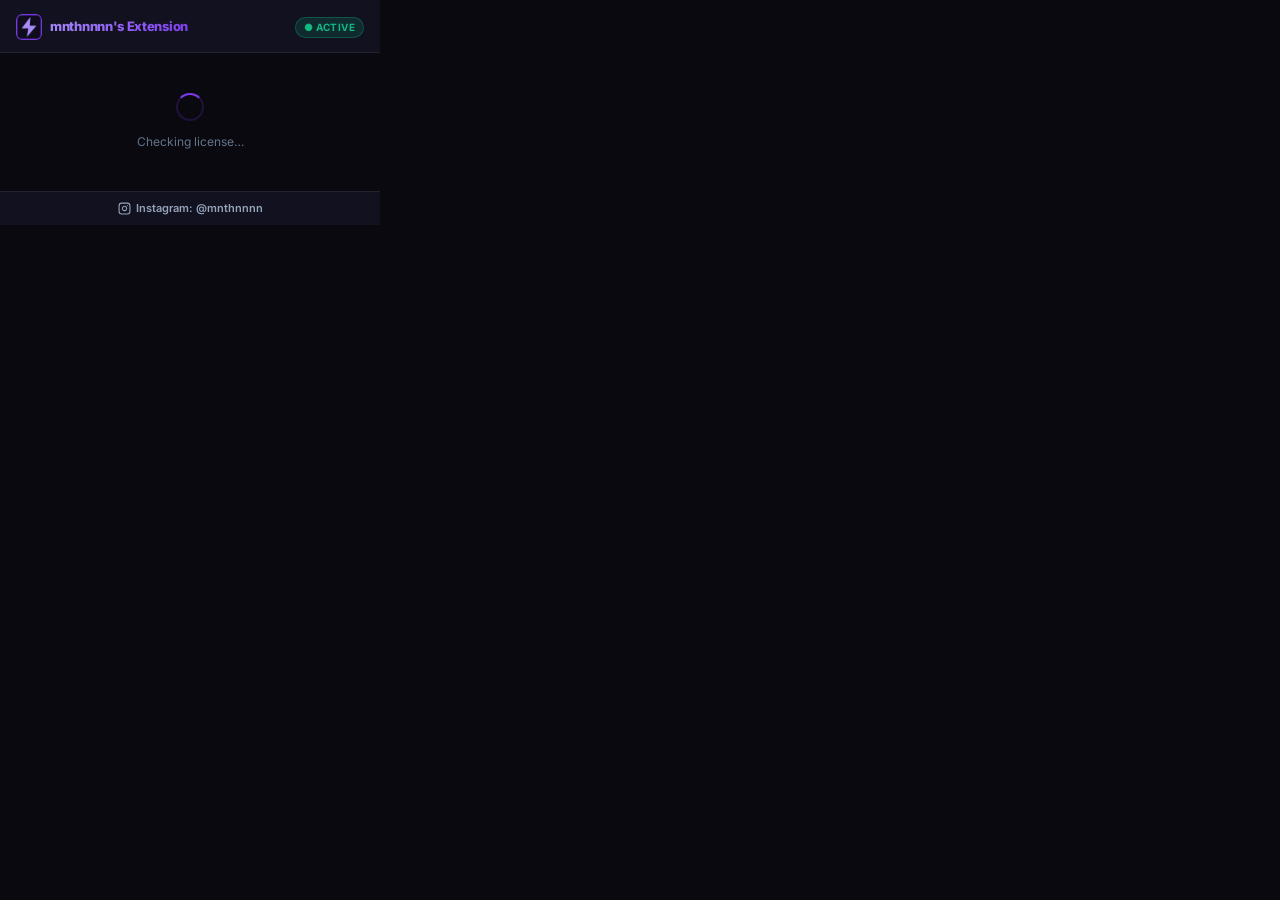
<file: index.html>
<!doctype html>
<html lang="en">
<head>
  <meta charset="UTF-8"/>
  <meta name="viewport" content="width=device-width, initial-scale=1.0"/>
  <title>mnthnnnn's Extension</title>
  <link rel="preconnect" href="https://fonts.googleapis.com"/>
  <link href="https://fonts.googleapis.com/css2?family=Inter:wght@400;500;600;700;800&family=JetBrains+Mono:wght@500&display=swap" rel="stylesheet"/>
  <style>
    *,*::before,*::after{box-sizing:border-box;margin:0;padding:0}

    :root{
      --bg:        #09090f;
      --bg2:       #111120;
      --bg3:       #1a1a30;
      --border:    rgba(255,255,255,0.07);
      --border2:   rgba(255,255,255,0.13);
      --accent:    #7c3aed;
      --accent2:   #a78bfa;
      --glow:      rgba(124,58,237,0.35);
      --green:     #10b981;
      --amber:     #f59e0b;
      --red:       #ef4444;
      --text:      #f1f5f9;
      --text2:     #94a3b8;
      --text3:     #64748b;
      --r:         12px;
    }

    html,body{
      width:380px;
      min-height:200px;
      font-family:'Inter',sans-serif;
      background:var(--bg);
      color:var(--text);
      font-size:14px;
      line-height:1.5;
      overflow-x:hidden;
    }

    /* ── Scrollbar ── */
    ::-webkit-scrollbar{width:4px}
    ::-webkit-scrollbar-track{background:transparent}
    ::-webkit-scrollbar-thumb{background:#2a2a45;border-radius:2px}

    /* ── Header ── */
    .header{
      display:flex;
      align-items:center;
      justify-content:space-between;
      padding:14px 16px 12px;
      border-bottom:1px solid var(--border);
      background:var(--bg2);
    }
    .brand{
      display:flex;
      align-items:center;
      gap:8px;
    }
    .brand-logo{
      width:26px;height:26px;
      border-radius:6px;
      object-fit:cover;
    }
    .brand-name{
      font-size:13px;
      font-weight:800;
      background:linear-gradient(135deg,#a78bfa,#7c3aed);
      -webkit-background-clip:text;
      -webkit-text-fill-color:transparent;
      background-clip:text;
      letter-spacing:-.3px;
    }
    .header-badge{
      font-size:10px;
      font-weight:700;
      padding:2px 8px;
      border-radius:20px;
      letter-spacing:.04em;
      text-transform:uppercase;
    }
    .badge-active  {background:rgba(16,185,129,.15);color:var(--green);border:1px solid rgba(16,185,129,.3)}
    .badge-paused  {background:rgba(245,158,11,.15);color:var(--amber);border:1px solid rgba(245,158,11,.3)}
    .badge-expired {background:rgba(239,68,68,.15);color:var(--red);border:1px solid rgba(239,68,68,.3)}
    .badge-inactive{background:rgba(124,58,237,.12);color:var(--accent2);border:1px solid rgba(124,58,237,.25)}

    /* ── States ── */
    [id^="state-"]{display:none}

    /* ── Loading ── */
    #state-loading{
      display:flex;
      align-items:center;
      justify-content:center;
      padding:40px 20px;
      flex-direction:column;
      gap:12px;
    }
    .spinner-ring{
      width:28px;height:28px;
      border:2.5px solid rgba(124,58,237,.2);
      border-top-color:var(--accent);
      border-radius:50%;
      animation:spin .75s linear infinite;
    }
    @keyframes spin{to{transform:rotate(360deg)}}
    #state-loading p{font-size:12px;color:var(--text3)}

    /* ── Login ── */
    #state-login{padding:20px 16px 16px}

    .welcome-text{
      text-align:center;
      margin-bottom:20px;
    }
    .welcome-text h2{
      font-size:17px;
      font-weight:800;
      color:var(--text);
      margin-bottom:4px;
    }
    .welcome-text p{font-size:12px;color:var(--text2)}

    .form-group{margin-bottom:13px}
    label{
      display:block;
      font-size:11px;
      font-weight:700;
      color:var(--text3);
      text-transform:uppercase;
      letter-spacing:.06em;
      margin-bottom:5px;
    }
    input[type=text],input[type=password]{
      width:100%;
      background:var(--bg3);
      border:1px solid var(--border);
      border-radius:8px;
      color:var(--text);
      font-family:'Inter',sans-serif;
      font-size:13px;
      padding:9px 12px;
      outline:none;
      transition:border-color .2s,box-shadow .2s;
    }
    input:focus{border-color:var(--accent);box-shadow:0 0 0 3px var(--glow)}
    input::placeholder{color:var(--text3)}
    input.key-field{font-family:'JetBrains Mono',monospace;font-size:12px;letter-spacing:.05em;text-transform:uppercase}

    /* ── Buttons ── */
    .btn{
      display:inline-flex;align-items:center;justify-content:center;gap:6px;
      width:100%;
      padding:10px 14px;
      border:none;border-radius:8px;
      font-family:'Inter',sans-serif;font-size:13px;font-weight:700;
      cursor:pointer;transition:all .2s;
    }
    .btn:disabled{opacity:.5;cursor:not-allowed}
    .btn-primary{
      background:linear-gradient(135deg,var(--accent),#6d28d9);
      color:#fff;
      box-shadow:0 4px 16px rgba(124,58,237,.4);
    }
    .btn-primary:hover:not(:disabled){transform:translateY(-1px);box-shadow:0 6px 22px rgba(124,58,237,.55)}
    .btn-ghost{
      background:rgba(255,255,255,.05);
      color:var(--text2);
      border:1px solid var(--border);
      font-size:12px;
      padding:7px 12px;
    }
    .btn-ghost:hover:not(:disabled){background:rgba(255,255,255,.09);color:var(--text)}
    .btn-danger-soft{
      background:rgba(239,68,68,.1);
      color:var(--red);
      border:1px solid rgba(239,68,68,.2);
      font-size:12px;
      padding:7px 12px;
    }
    .btn-danger-soft:hover{background:rgba(239,68,68,.18)}

    /* ── Message ── */
    .msg{
      font-size:12px;color:var(--text3);
      text-align:center;margin-top:10px;min-height:18px;
      transition:color .2s;
    }
    .msg.ok {color:var(--green)}
    .msg.err{color:var(--red)}

    /* ── Active ── */
    #state-active{padding:0 0 14px}

    .active-hero{
      padding:20px 16px 16px;
      text-align:center;
      background:linear-gradient(180deg,rgba(124,58,237,.12) 0%,transparent 100%);
      border-bottom:1px solid var(--border);
      position:relative;
      overflow:hidden;
    }
    .active-hero::before{
      content:'';
      position:absolute;
      top:-40px;left:50%;transform:translateX(-50%);
      width:200px;height:100px;
      background:radial-gradient(ellipse,rgba(124,58,237,.3),transparent 70%);
      pointer-events:none;
    }
    .active-plan-badge{
      display:inline-flex;
      align-items:center;
      gap:5px;
      background:rgba(124,58,237,.18);
      border:1px solid rgba(124,58,237,.3);
      color:var(--accent2);
      padding:4px 12px;
      border-radius:20px;
      font-size:11px;
      font-weight:700;
      text-transform:uppercase;
      letter-spacing:.06em;
      margin-bottom:12px;
    }
    .countdown-wrap{
      display:flex;
      flex-direction:column;
      align-items:center;
      margin-bottom:6px;
    }
    .countdown-label{font-size:11px;color:var(--text3);margin-bottom:4px;text-transform:uppercase;letter-spacing:.06em}
    #countdown{
      font-family:'JetBrains Mono',monospace;
      font-size:24px;
      font-weight:600;
      color:var(--green);
      letter-spacing:.04em;
      transition:color .5s;
    }

    /* Separate Tool Cards */
    .tool-card {
      background: rgba(255, 255, 255, 0.03);
      border: 1px solid rgba(255, 255, 255, 0.08);
      border-radius: 12px;
      padding: 12px;
      margin-bottom: 10px;
      display: flex;
      flex-direction: column;
      gap: 10px;
      transition: all 0.2s ease;
    }
    .tool-card:hover {
      background: rgba(255, 255, 255, 0.05);
      border-color: rgba(255, 255, 255, 0.14);
    }
    .tool-head {
      display: flex;
      align-items: center;
      gap: 10px;
    }
    .tool-icon {
      width: 28px;
      height: 28px;
      border-radius: 8px;
      background: rgba(139, 92, 246, 0.15);
      border: 1px solid rgba(139, 92, 246, 0.3);
      color: var(--accent2);
      display: flex;
      align-items: center;
      justify-content: center;
      flex-shrink: 0;
    }
    .tool-icon.secondary {
      background: rgba(255, 255, 255, 0.06);
      border-color: rgba(255, 255, 255, 0.12);
      color: var(--text2);
    }
    .tool-meta { flex: 1; }
    .tool-title { font-size: 12px; font-weight: 700; color: var(--text); }
    .tool-sub { font-size: 10.5px; color: var(--text3); }
    .btn-tool { width: 100%; font-size: 12px; min-height: 34px; padding: 6px 12px; }
    #countdown.warning{color:var(--amber)}
    #countdown.urgent{color:var(--red);animation:urgentPulse 1s ease infinite}
    @keyframes urgentPulse{0%,100%{opacity:1}50%{opacity:.6}}

    .active-meta{
      display:grid;
      grid-template-columns:1fr 1fr;
      gap:10px;
      padding:14px 16px;
      border-bottom:1px solid var(--border);
    }
    .meta-item{
      background:var(--bg2);
      border:1px solid var(--border);
      border-radius:8px;
      padding:10px 12px;
    }
    .meta-label{font-size:10px;font-weight:700;color:var(--text3);text-transform:uppercase;letter-spacing:.06em;margin-bottom:4px}
    .meta-val{font-size:12px;color:var(--text);font-weight:600;word-break:break-word}

    .active-footer{
      padding:10px 16px 0;
      display:flex;
      align-items:center;
      justify-content:space-between;
      gap:8px;
    }
    .status-dot{
      display:inline-block;
      width:7px;height:7px;
      border-radius:50%;
      background:var(--green);
      box-shadow:0 0 8px rgba(16,185,129,.7);
      animation:dotPulse 2s ease infinite;
    }
    @keyframes dotPulse{0%,100%{opacity:1;transform:scale(1)}50%{opacity:.6;transform:scale(.85)}}
    .status-text{font-size:12px;color:var(--text2);display:flex;align-items:center;gap:6px}

    /* ── Paused ── */
    #state-paused{padding:24px 16px;text-align:center}
    .status-icon{font-size:36px;margin-bottom:12px;display:block}
    .status-heading{font-size:16px;font-weight:800;color:var(--text);margin-bottom:8px}
    .status-body{font-size:12px;color:var(--text2);line-height:1.6;margin-bottom:18px}
    .paused-box{
      background:rgba(245,158,11,.08);
      border:1px solid rgba(245,158,11,.2);
      border-radius:8px;
      padding:12px;
      font-size:12px;
      color:var(--amber);
      line-height:1.55;
      margin-bottom:16px;
    }

    /* ── Expired ── */
    #state-expired{padding:24px 16px;text-align:center}
    .expired-box{
      background:rgba(239,68,68,.08);
      border:1px solid rgba(239,68,68,.2);
      border-radius:8px;
      padding:12px;
      font-size:12px;
      color:var(--red);
      line-height:1.55;
      margin-bottom:16px;
    }

    /* ── Revoked (goes back to login automatically) ── */
    #state-revoked{padding:24px 16px;text-align:center}

    /* ── Footer ── */
    .footer{
      padding:8px 16px;
      border-top:1px solid var(--border);
      background:var(--bg2);
      display:flex;
      align-items:center;
      justify-content:center;
    }
    .footer-text{font-size:10px;color:var(--text3)}
    .terms-note{font-size:10px;color:var(--text3);margin-top:12px;text-align:center;line-height:1.4}

    /* ── Animations ── */
    @keyframes fadeIn{from{opacity:0;transform:translateY(6px)}to{opacity:1;transform:none}}
    #state-login,#state-active,#state-paused,#state-expired{animation:fadeIn .25s ease}
  </style>
</head>
<body>

<!-- ════════════════ HEADER ════════════════ -->
<div class="header">
  <div class="brand">
    <img class="brand-logo" src="assets/logo-square.png" alt="mnthnnnn"/>
    <span class="brand-name">mnthnnnn's Extension</span>
  </div>
  <span class="header-badge badge-inactive" id="header-badge">Inactive</span>
</div>

<!-- ════════════════ LOADING ════════════════ -->
<div id="state-loading">
  <div class="spinner-ring"></div>
  <p>Checking license…</p>
</div>

<!-- ════════════════ LOGIN ════════════════ -->
<div id="state-login">
  <div class="welcome-text">
    <h2>Activate Your License</h2>
    <p>Enter your name and license key to unlock access.</p>
  </div>

  <div class="form-group">
    <label>Your Name</label>
    <input type="text" id="name-input" placeholder="Enter your name…"/>
  </div>
  <div class="form-group">
    <label>License Key</label>
    <input type="text" id="key-input" class="key-field" placeholder="MNTHNNNN-XXXX-XXXX-XXXX"/>
  </div>

  <button class="btn btn-primary" id="activate-btn">Activate</button>
  <div class="msg" id="login-msg"></div>

  <button class="btn btn-ghost open-lovable-btn" style="margin-top:10px;width:100%">🌐 Open Lovable.dev</button>
  <div class="terms-note">By activating, you agree to mnthnnnn's Terms of Service & Fair Use Policy.</div>
</div>

<!-- ════════════════ ACTIVE ════════════════ -->
<div id="state-active">
  <div class="active-hero">
    <div style="font-size:15px;font-weight:700;color:var(--text);margin-bottom:8px;text-align:center">Welcome, <span id="active-user" style="color:var(--purple-light)">User</span>! 👋</div>
    <div class="active-plan-badge" style="margin:0 auto 12px">⚡ <span id="active-plan">Active</span></div>
    <div class="countdown-wrap">
      <div class="countdown-label">Time Remaining</div>
      <div id="countdown">—</div>
    </div>
  </div>

  <div class="active-meta">
    <div class="meta-item">
      <div class="meta-label">User</div>
      <div class="meta-val" id="active-user">—</div>
    </div>
    <div class="meta-item">
      <div class="meta-label">Expires</div>
      <div class="meta-val" id="active-expiry" style="font-size:11px">—</div>
    </div>
  </div>

  <div class="tool-card">
    <div class="tool-head">
      <div class="tool-icon">
        <svg width="14" height="14" viewBox="0 0 24 24" fill="none" stroke="currentColor" stroke-width="2" stroke-linecap="round" stroke-linejoin="round"><path d="m12 3-1.912 5.813a2 2 0 0 1-1.275 1.275L3 12l5.813 1.912a2 2 0 0 1 1.275 1.275L12 21l1.912-5.813a2 2 0 0 1 1.275-1.275L21 12l-5.813-1.912a2 2 0 0 1-1.275-1.275L12 3Z"/></svg>
      </div>
      <div class="tool-meta">
        <div class="tool-title">Remove Watermark</div>
        <div class="tool-sub">Strip Lovable branding</div>
      </div>
    </div>
    <button class="btn btn-primary btn-tool" id="popup-remove-watermark">Remove Watermark</button>
  </div>

  <div class="active-footer">
    <div class="status-text">
      <span class="status-dot"></span>
      Extension active on Lovable
    </div>
    <button class="btn btn-ghost" style="width:auto" id="logout-btn">Sign Out</button>
  </div>
</div>

<!-- ════════════════ PAUSED ════════════════ -->
<div id="state-paused">
  <span class="status-icon">⏸️</span>
  <div class="status-heading">Key is Paused</div>
  <div class="paused-box" id="paused-msg">
    Key is paused. Contact mnthnnnn
  </div>
  <div class="status-body">Your remaining time is preserved.<br>Contact mnthnnnn to unpause your subscription.</div>
  <button class="btn btn-ghost" style="width:auto;margin:0 auto;display:flex" id="logout-btn-2">Back to Login</button>
</div>

<!-- ════════════════ EXPIRED ════════════════ -->
<div id="state-expired">
  <span class="status-icon">⌛</span>
  <div class="status-heading">License Expired</div>
  <div class="expired-box">
    Your access key has expired.<br>Please renew your plan to continue.
  </div>
  <button class="btn btn-ghost" style="width:auto;margin:0 auto;display:flex" id="logout-btn-3">Enter New Key</button>
</div>

<!-- ════════════════ REVOKED (auto-redirects to login) ════════════════ -->
<div id="state-revoked">
  <span class="status-icon">⛔</span>
  <div class="status-heading">Key Revoked</div>
  <div class="status-body">This key has been revoked.<br>Please contact support.</div>
</div>

<!-- ════════════════ FOOTER ════════════════ -->
<div class="footer">
  <a href="https://www.instagram.com/mnthnnnn" target="_blank" rel="noopener noreferrer" style="color:var(--text2);text-decoration:none;font-size:11px;font-weight:600;display:inline-flex;align-items:center;gap:5px">
    <svg width="13" height="13" viewBox="0 0 24 24" fill="none" stroke="currentColor" stroke-width="2" stroke-linecap="round" stroke-linejoin="round"><rect width="20" height="20" x="2" y="2" rx="5" ry="5"/><path d="M16 11.37A4 4 0 1 1 12.63 8 4 4 0 0 1 16 11.37z"/><line x1="17.5" x2="17.51" y1="6.5" y2="6.5"/></svg>
    <span>Instagram: @mnthnnnn</span>
  </a>
</div>

<script>
// Update header badge based on visible state
(function() {
  const badge = document.getElementById('header-badge');
  const observer = new MutationObserver(() => {
    const s = ['active','paused','expired','revoked','login'].find(
      id => document.getElementById('state-'+id)?.style.display !== 'none'
    );
    const map = {
      active:  ['badge-active',  '● Active'],
      paused:  ['badge-paused',  '⏸ Paused'],
      expired: ['badge-expired', '✕ Expired'],
      revoked: ['badge-expired', '⊘ Revoked'],
      login:   ['badge-inactive','○ Inactive'],
    };
    const [cls,text] = map[s] || ['badge-inactive','○ Inactive'];
    badge.className = 'header-badge '+cls;
    badge.textContent = text;
  });
  observer.observe(document.body, { childList:true, subtree:true, attributes:true, attributeFilter:['style'] });
})();
</script>
<script src="scripts/popup-license.js"></script>
</body>
</html>
</file>
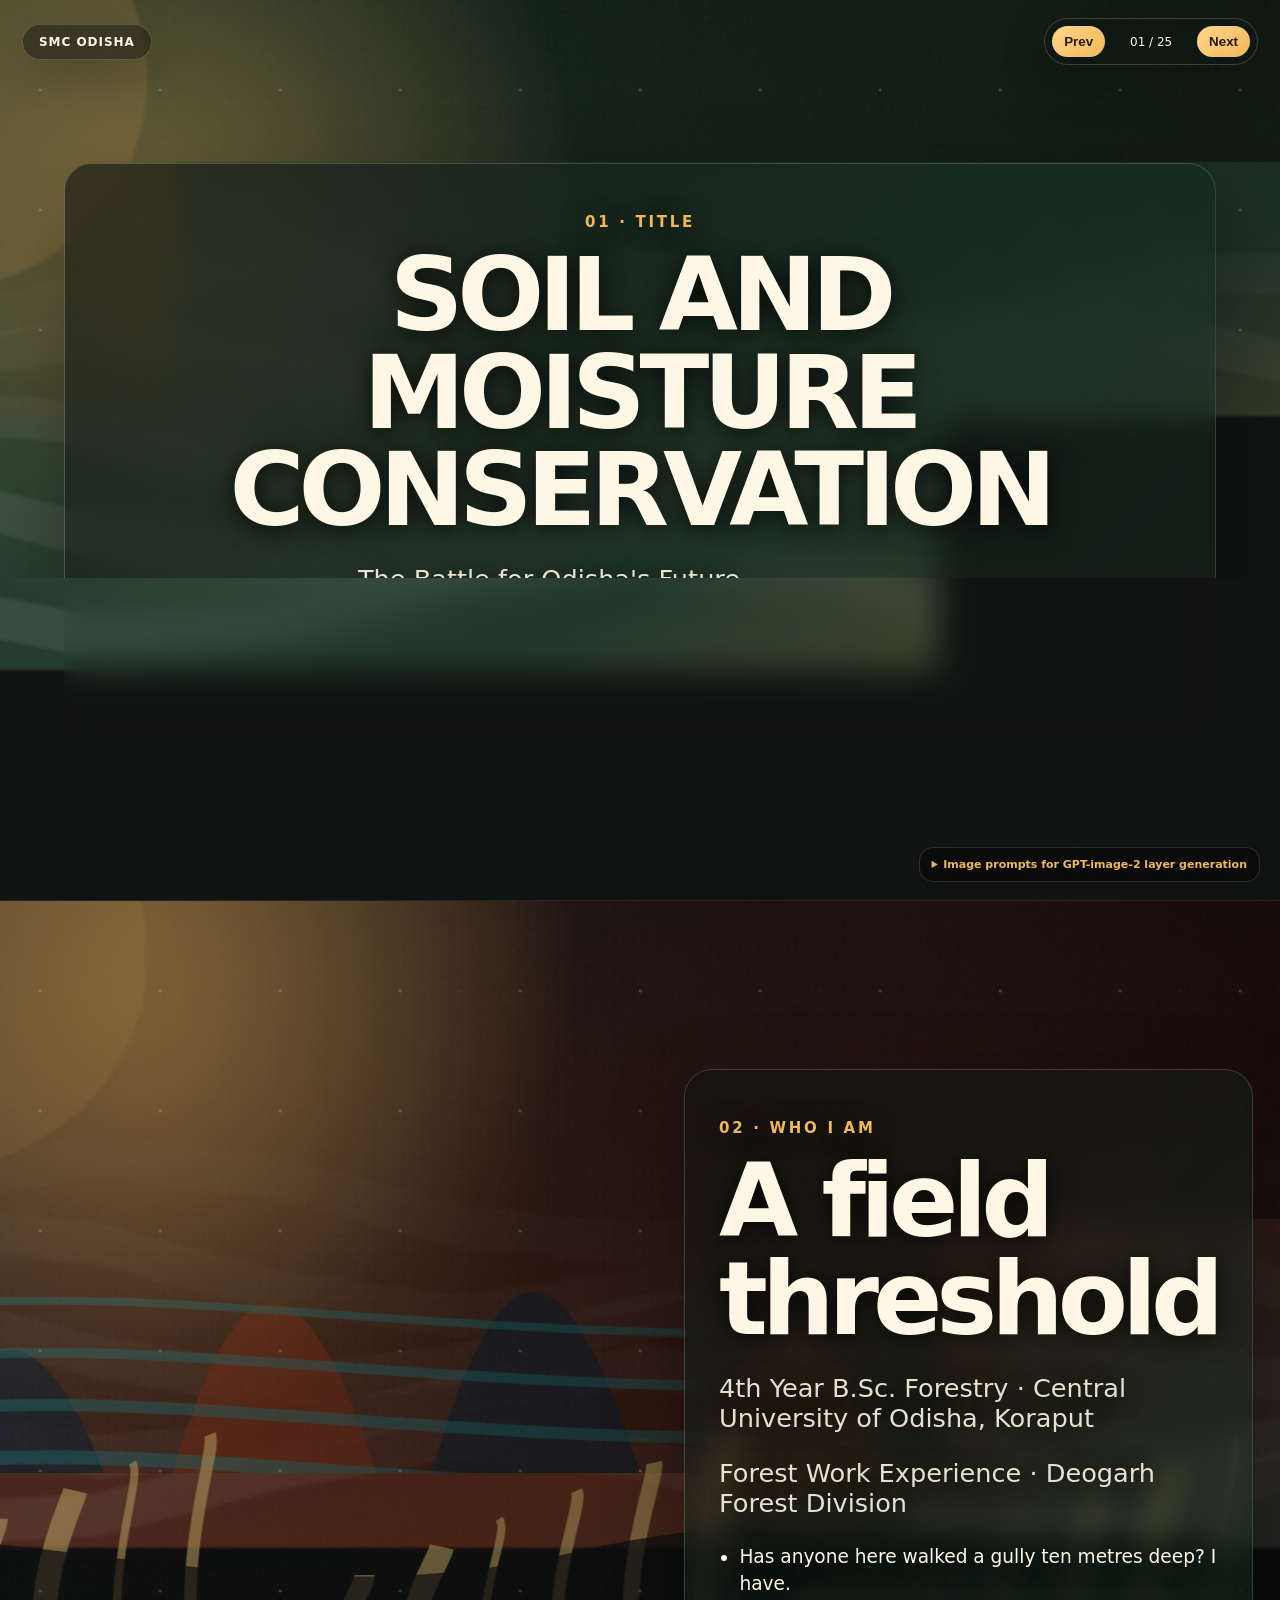
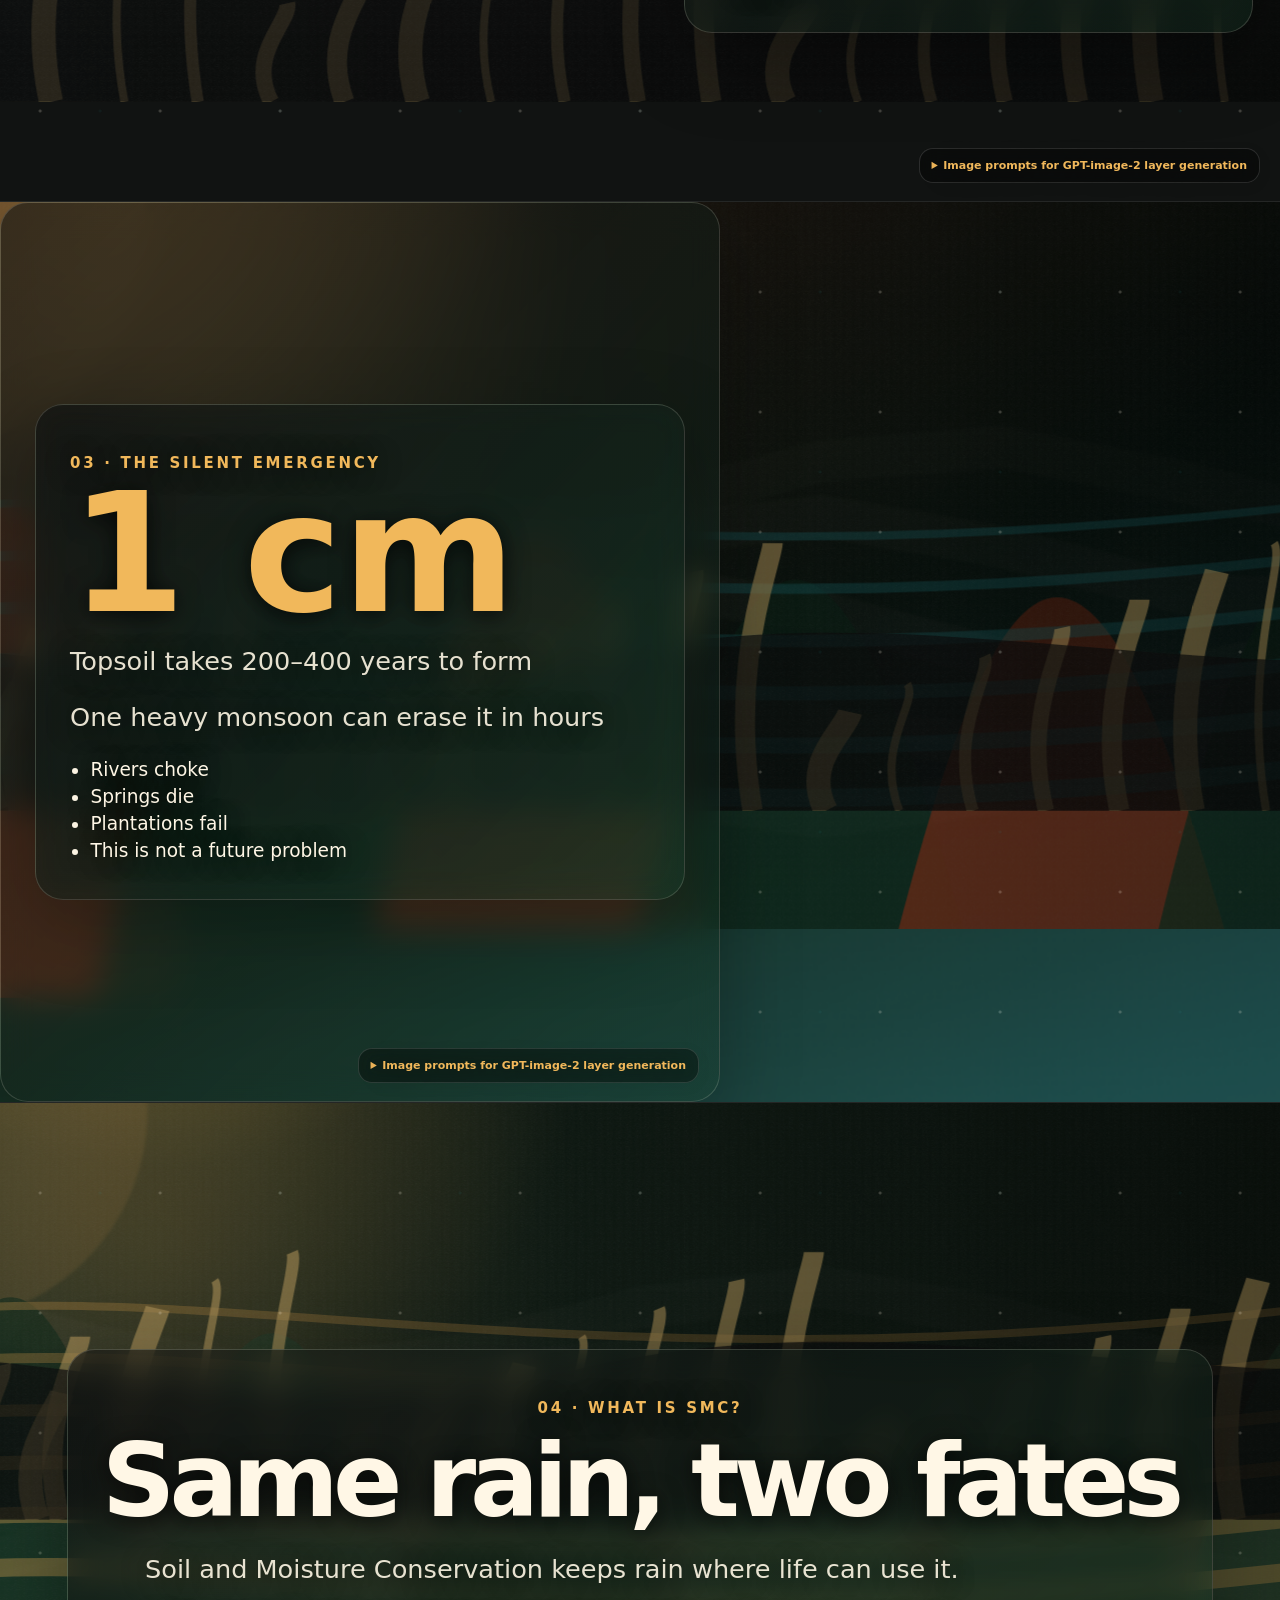
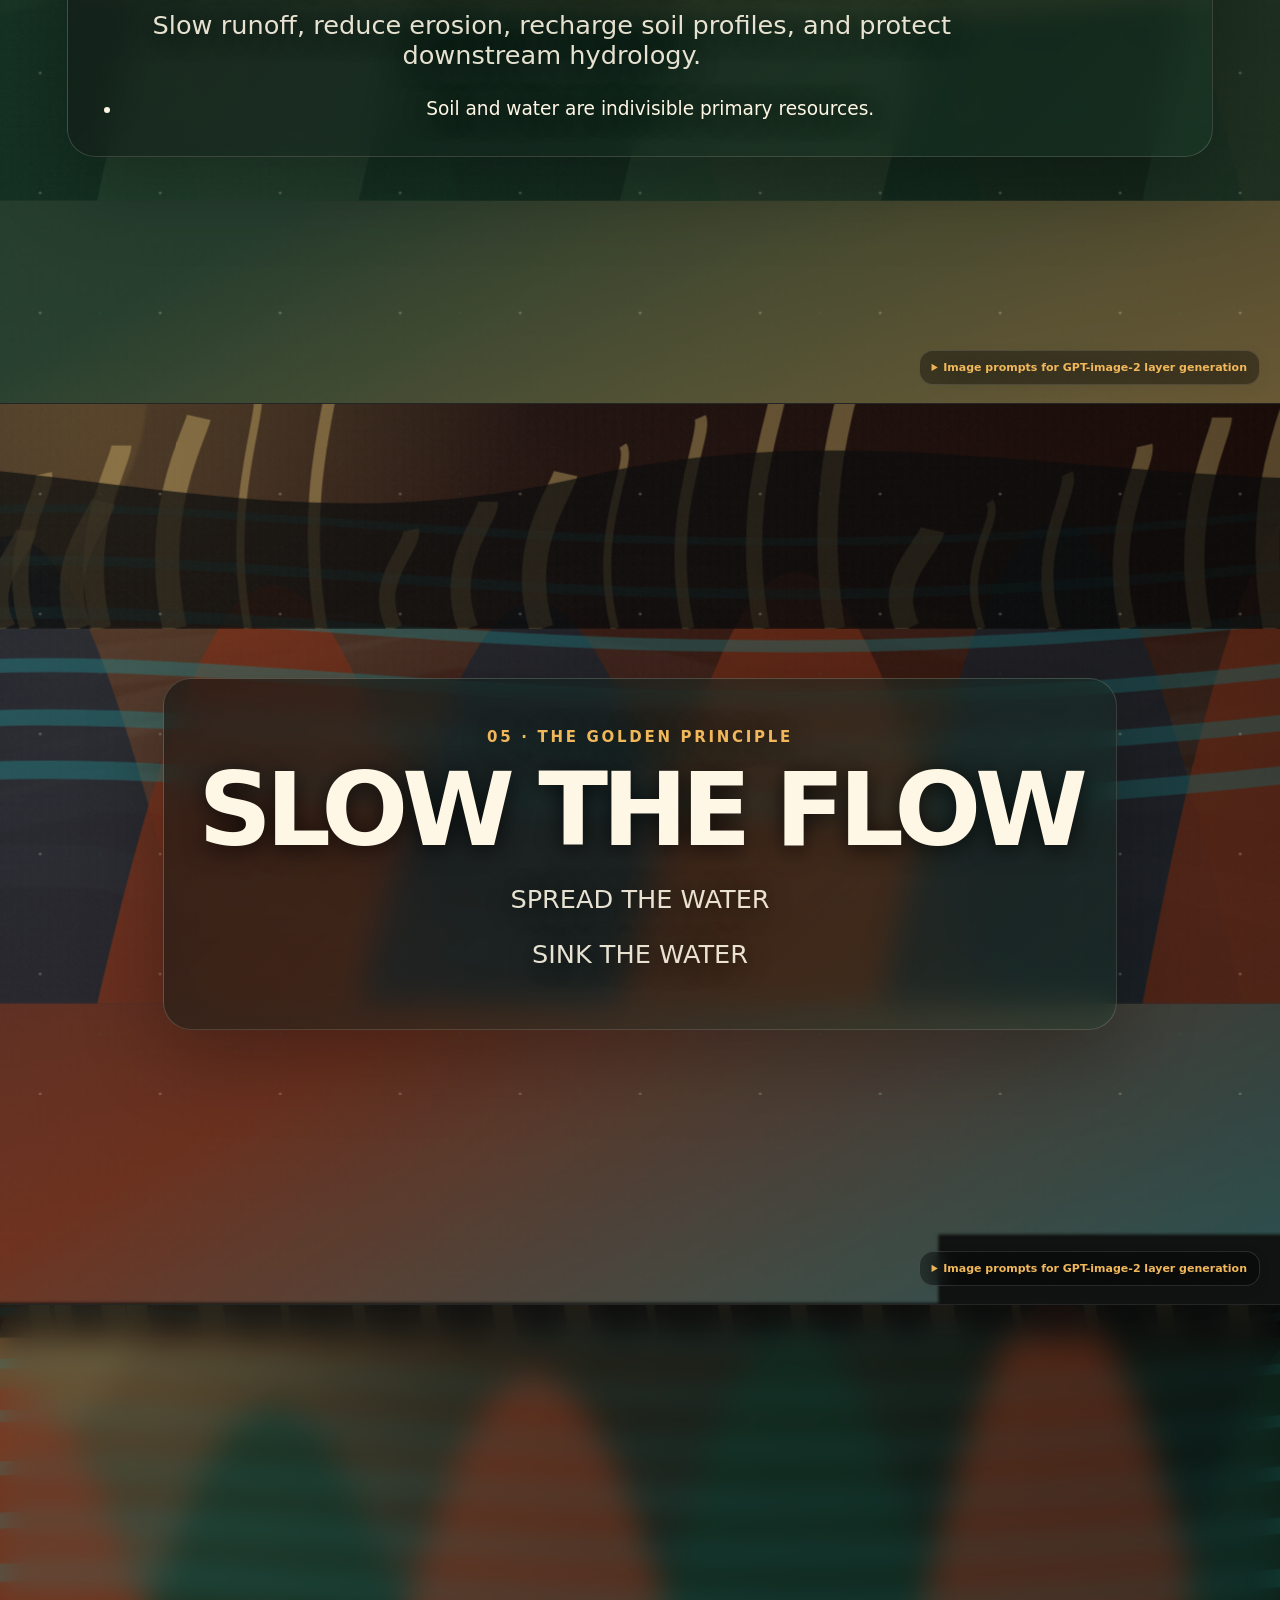
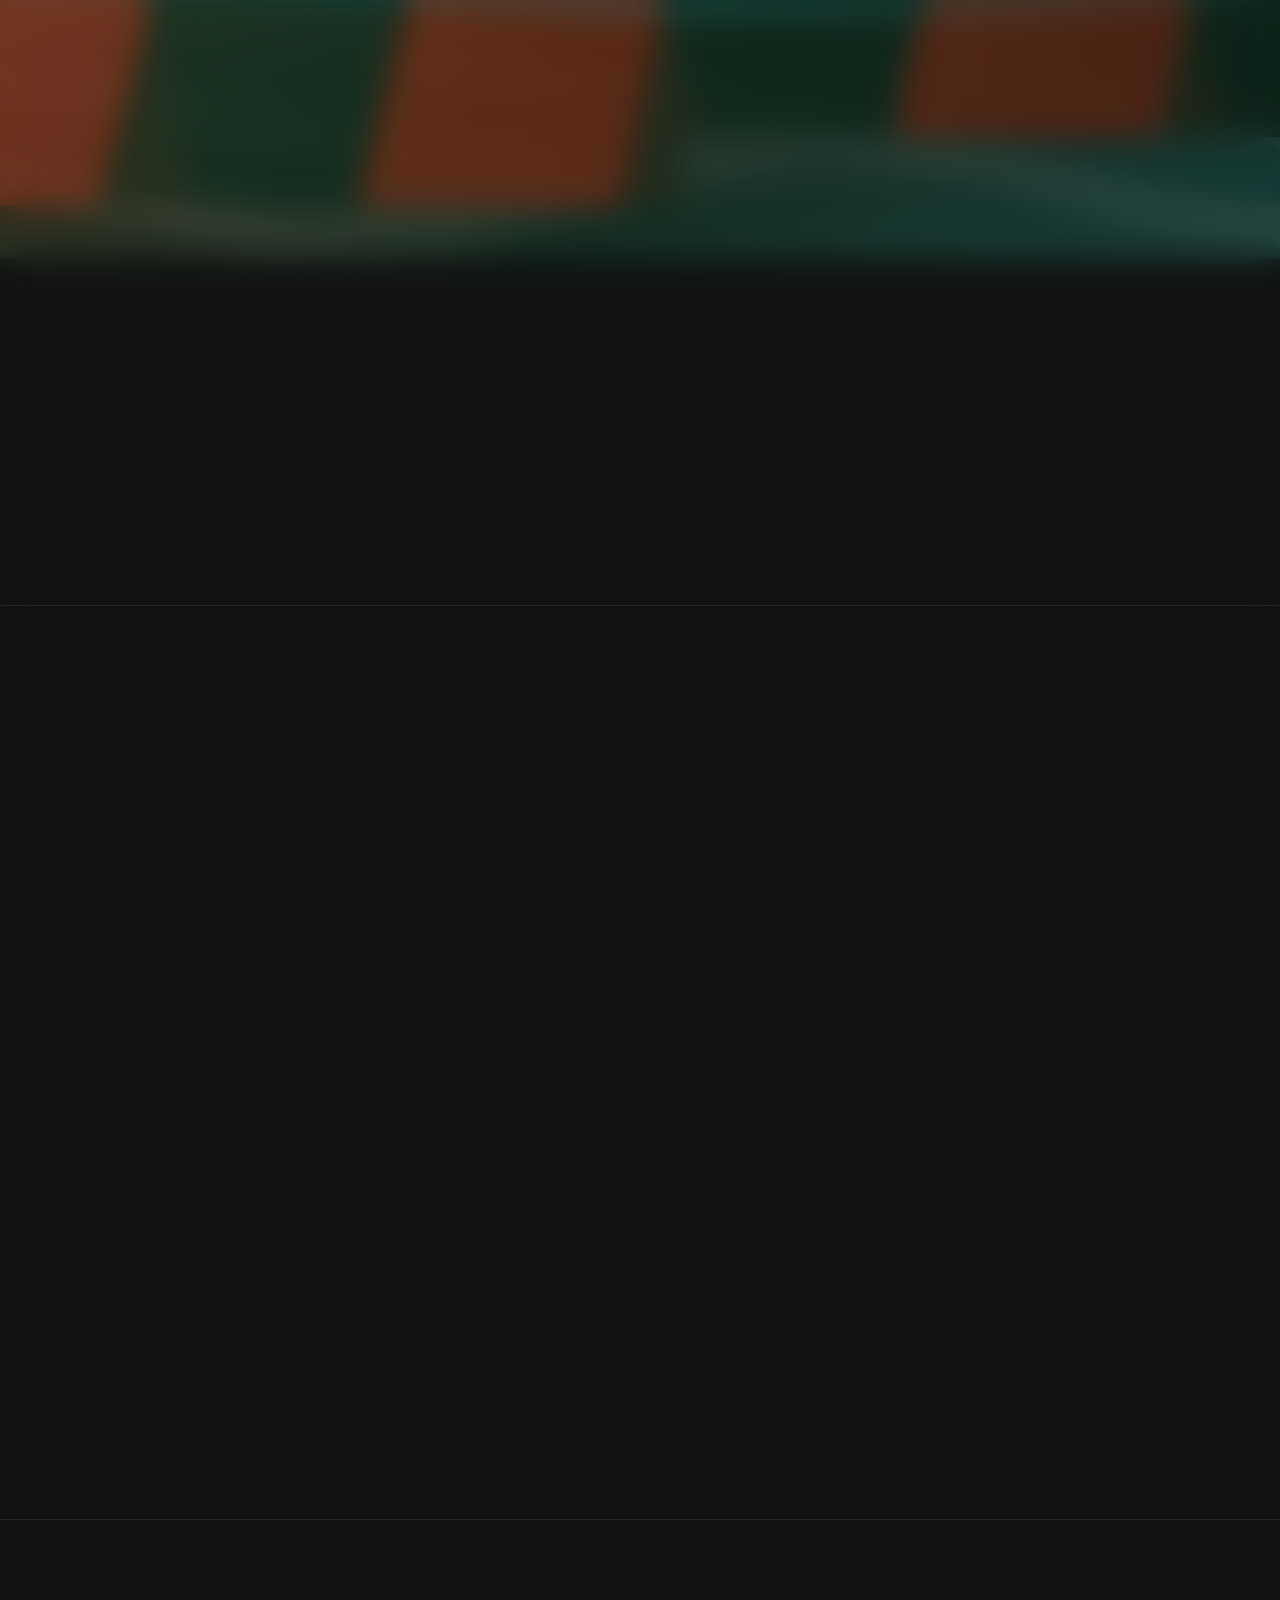
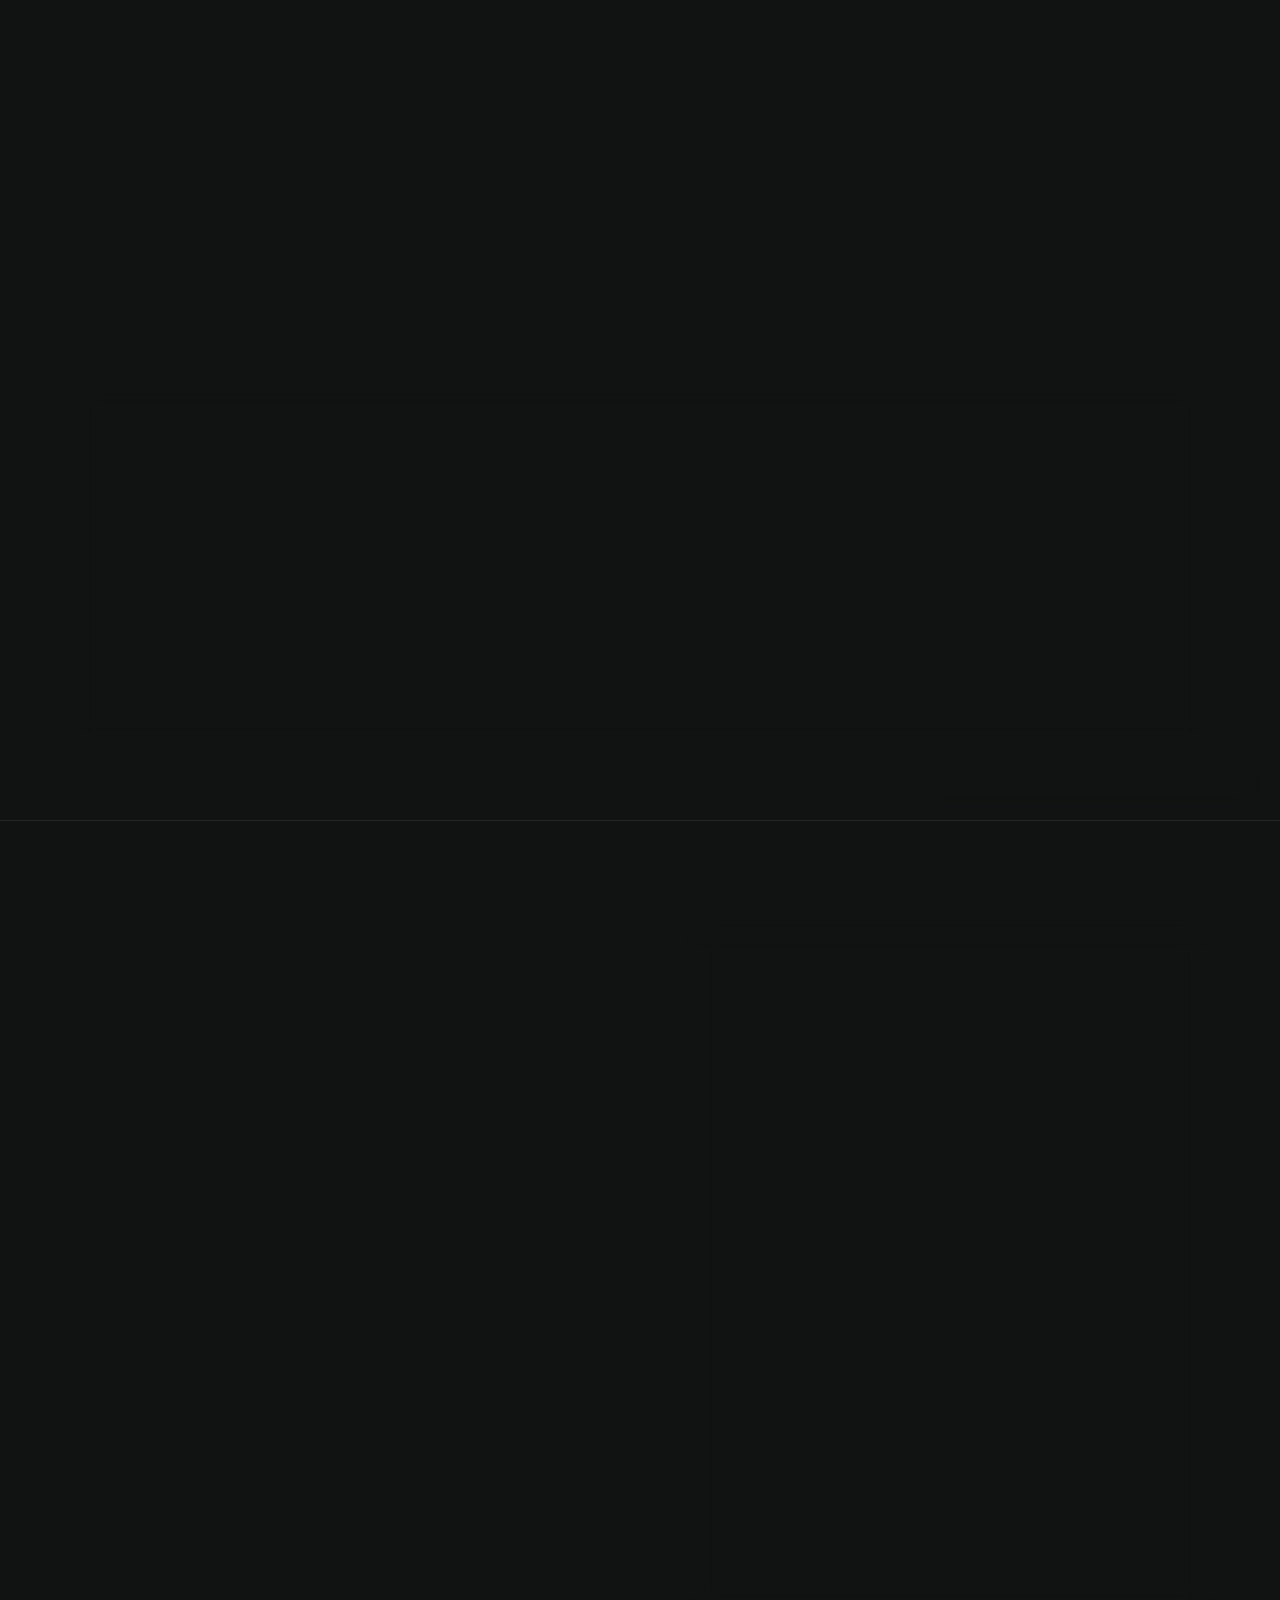
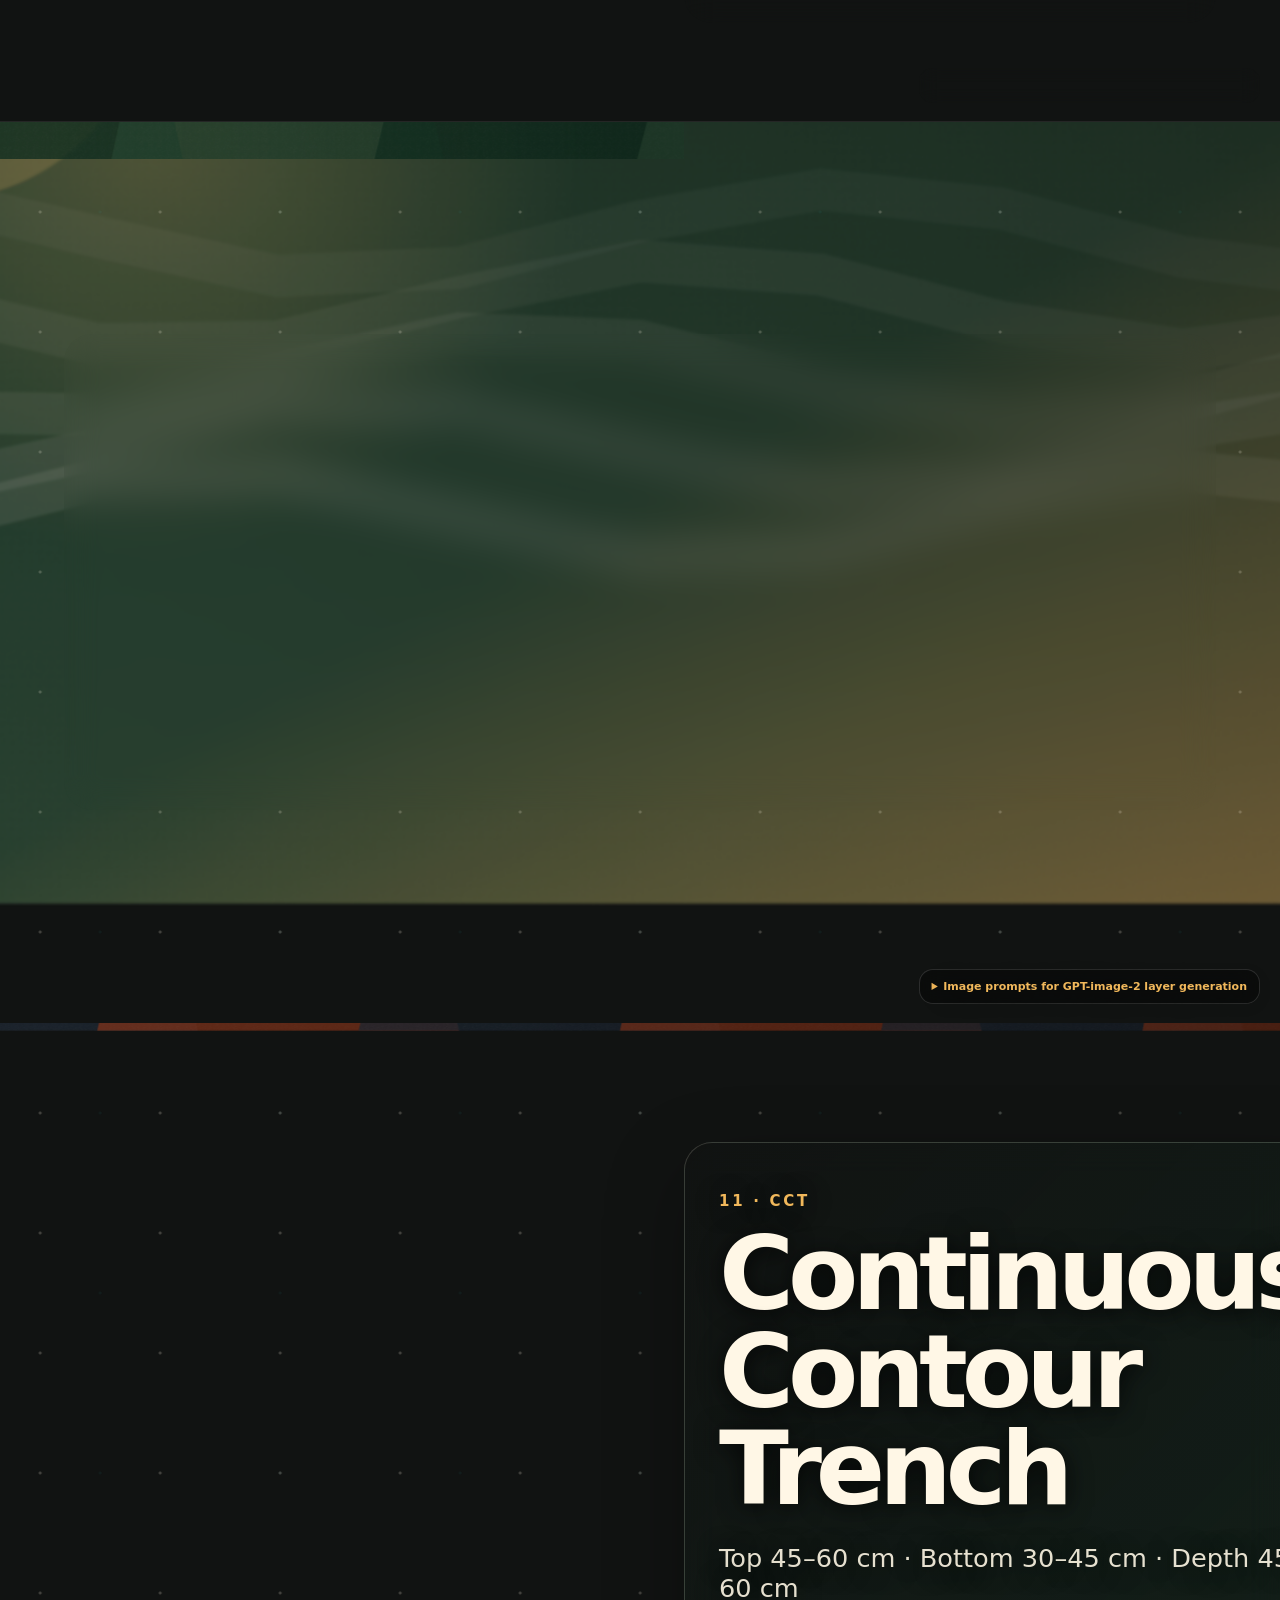
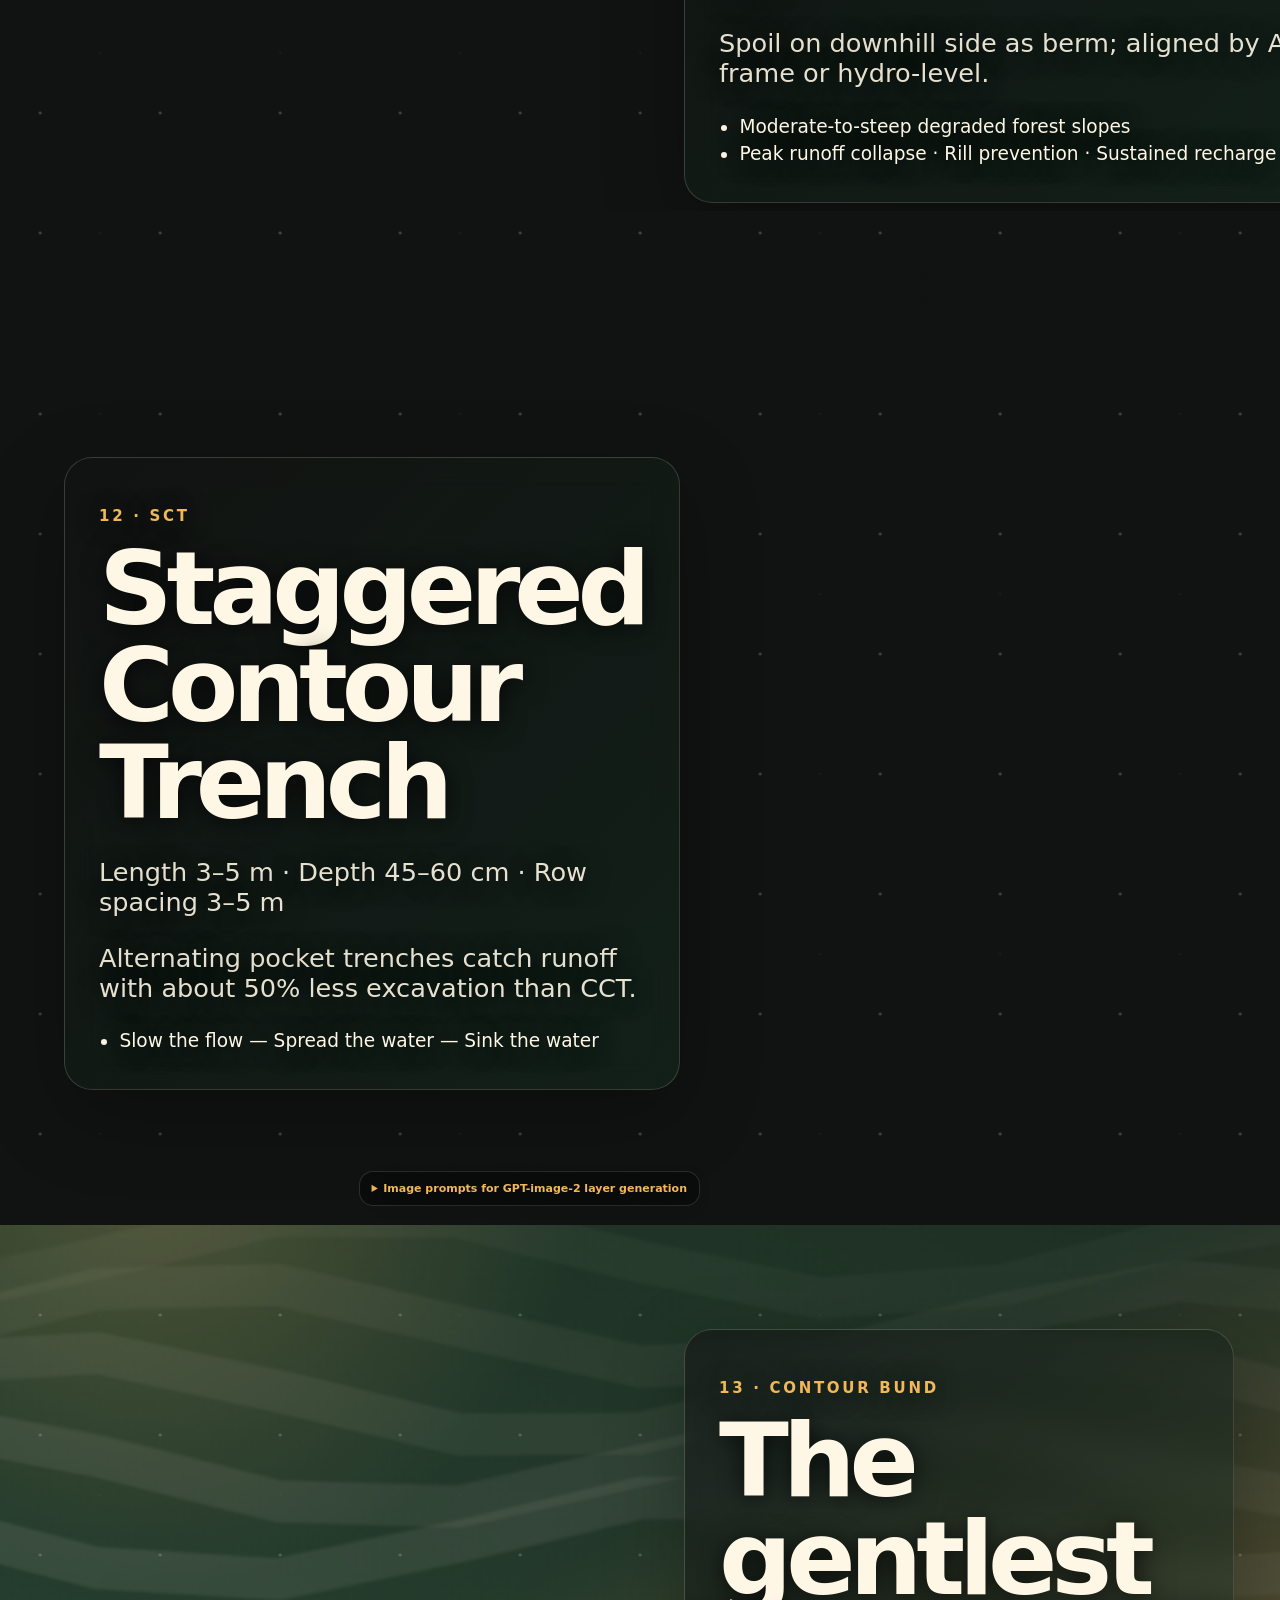
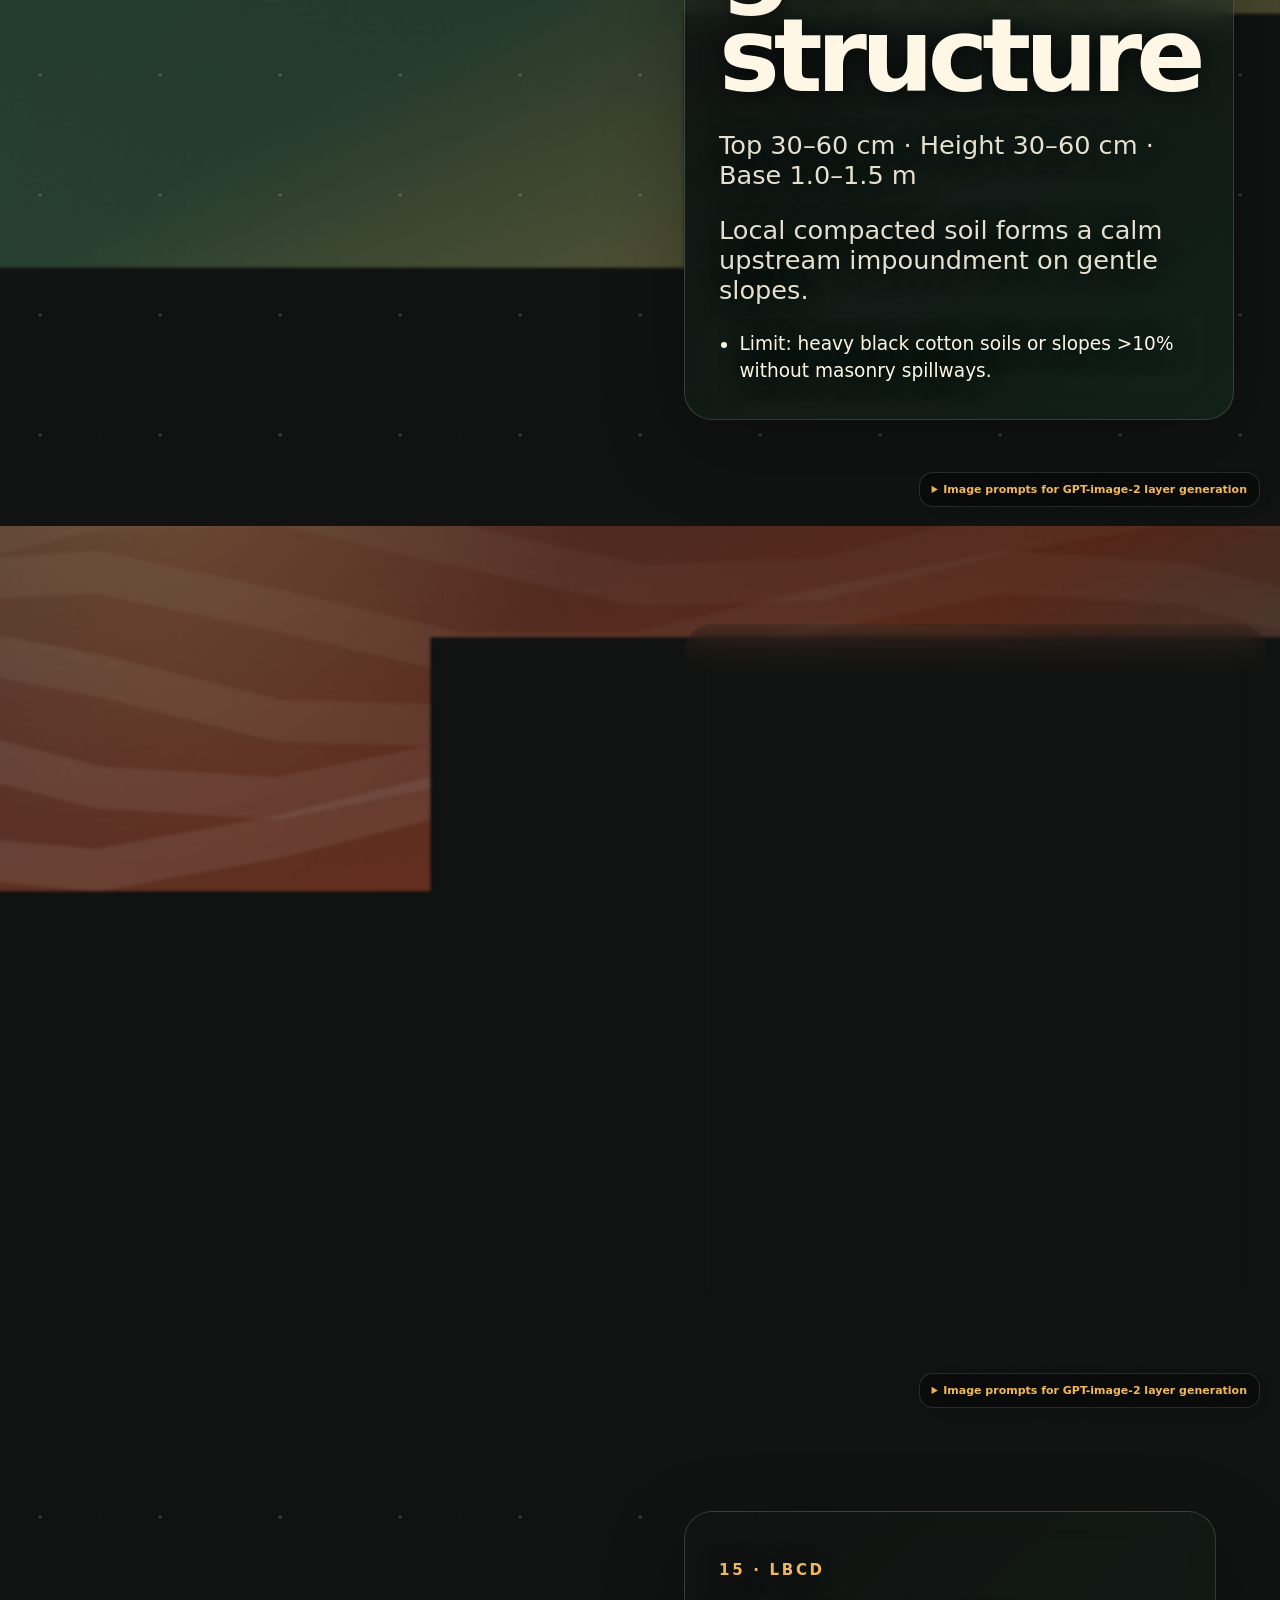
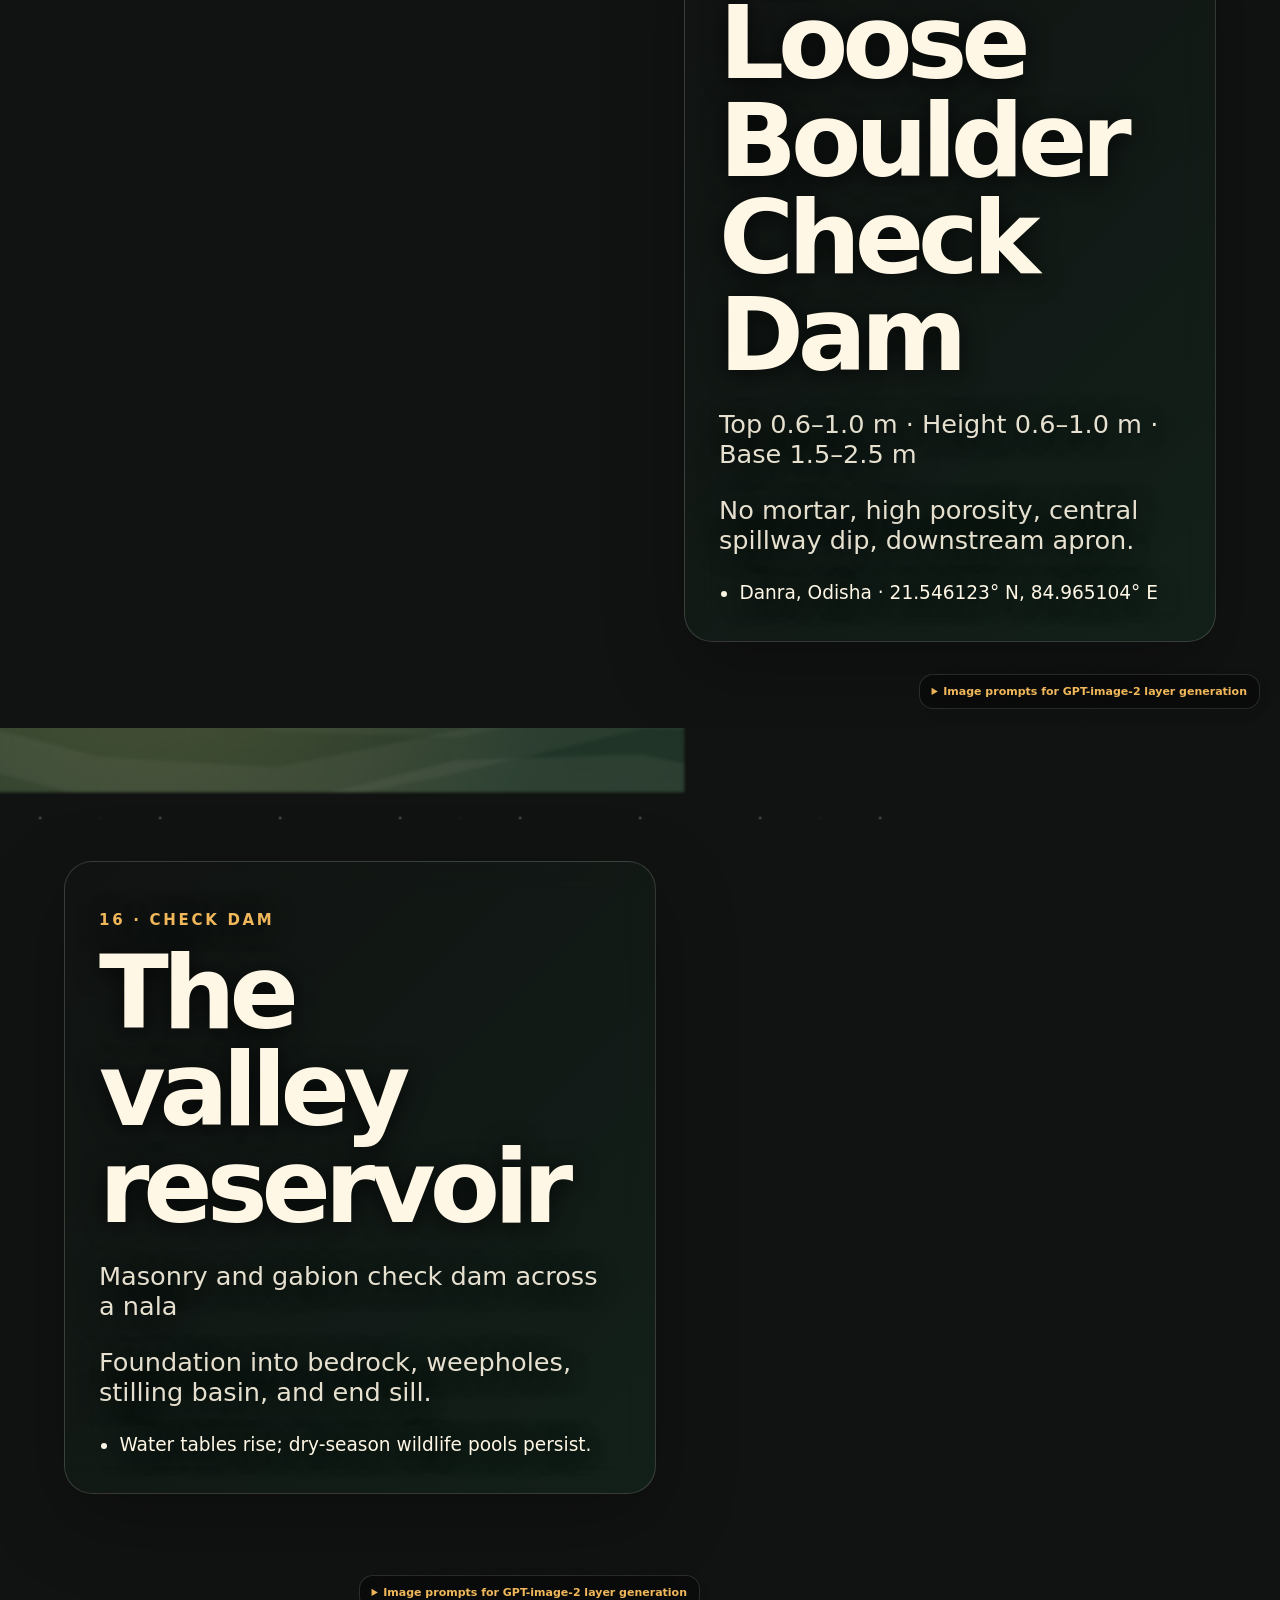
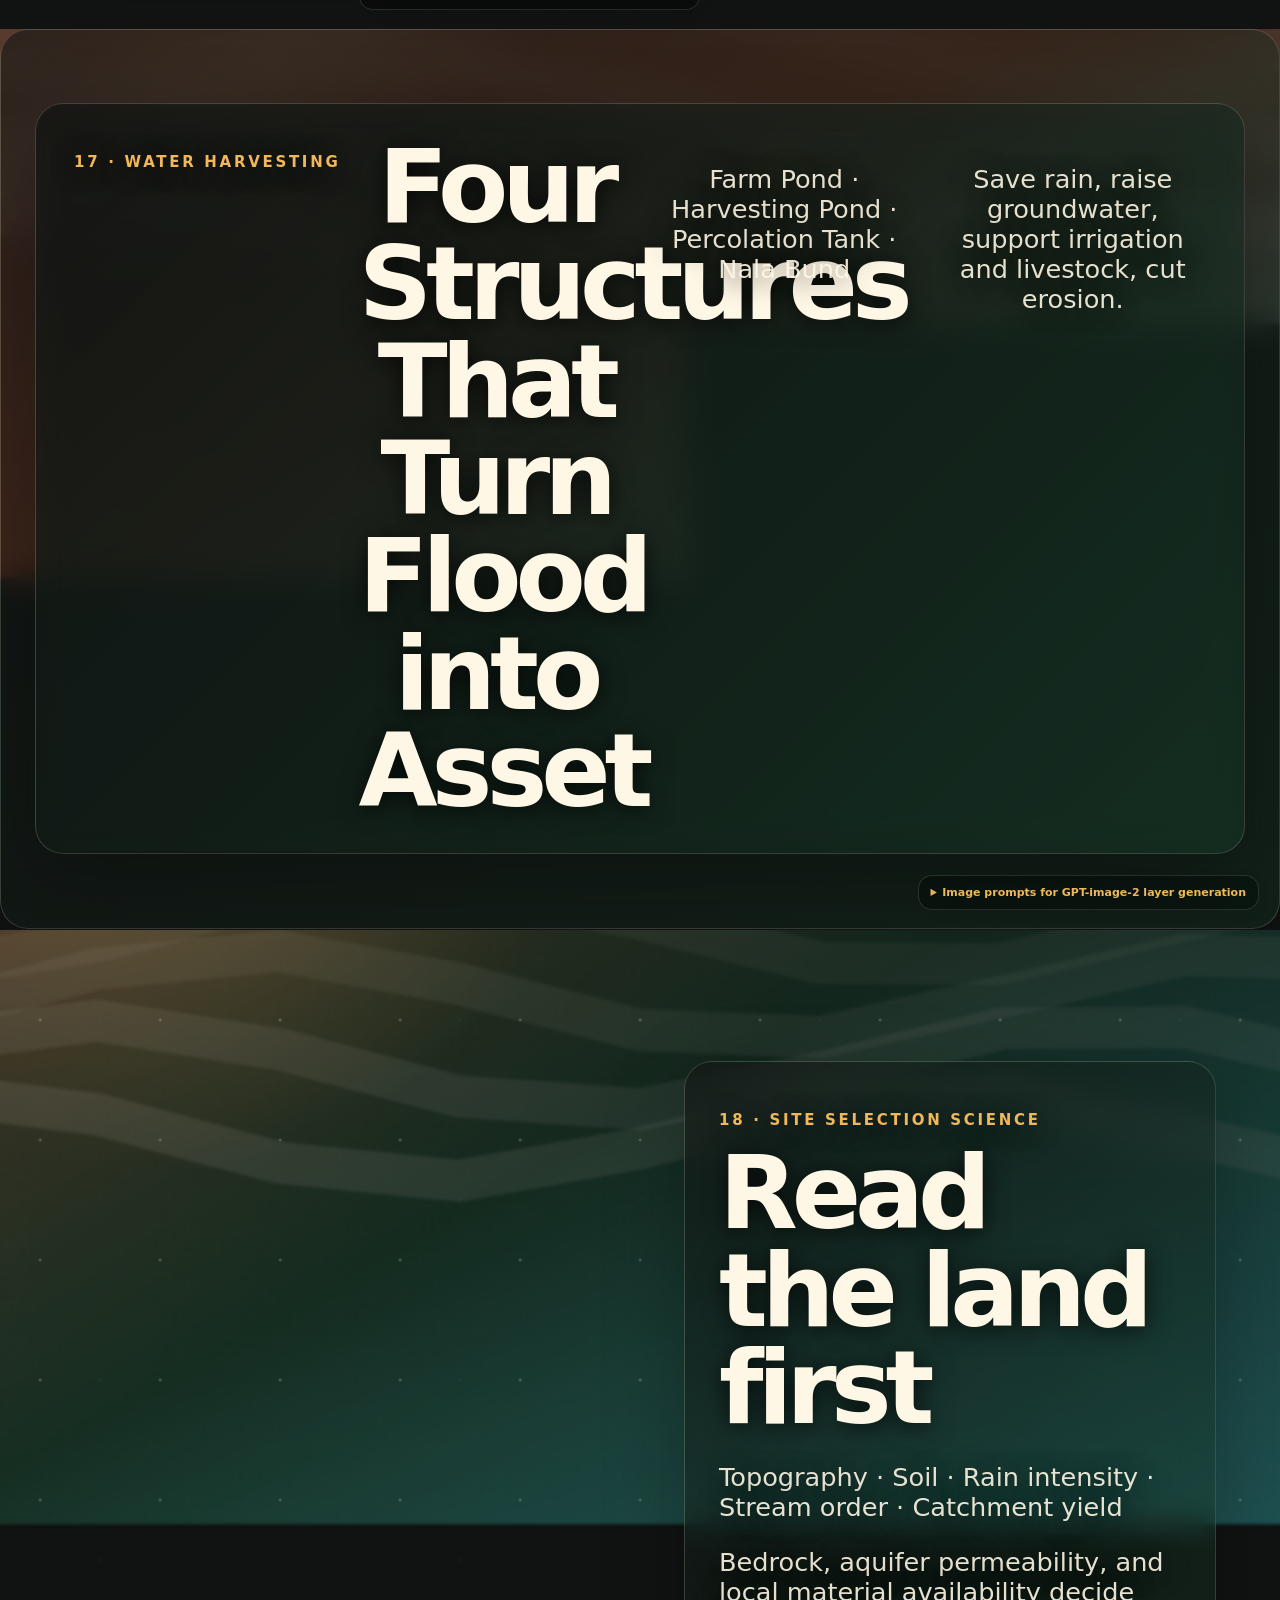
<file: smc-parallax/index.html>
<!doctype html>
<html lang="en">
  <head>
    <meta charset="UTF-8" />
    <meta name="viewport" content="width=device-width, initial-scale=1.0" />
    <title>Soil and Moisture Conservation — Parallax Slides</title>
    <link rel="stylesheet" href="styles.css" />
  </head>
  <body>
    <nav class="deck-nav" aria-label="Slide navigation">
      <a class="brand" href="#slide-01">SMC Odisha</a>
      <div class="nav-actions">
        <button id="prevSlide" type="button">Prev</button>
        <span id="slideCounter">01 / 25</span>
        <button id="nextSlide" type="button">Next</button>
      </div>
    </nav>

    <main id="deck" class="deck" aria-label="Soil and Moisture Conservation parallax slide deck"></main>

    <template id="slideTemplate">
      <section class="slide">
        <div class="layer layer-bg" data-depth="0.10"></div>
        <div class="layer layer-mid" data-depth="0.42"></div>
        <div class="layer layer-fg" data-depth="0.82"></div>
        <div class="atmosphere" aria-hidden="true"></div>
        <article class="copy-panel"></article>
      </section>
    </template>

    <script src="slides.js"></script>
    <script src="parallax.js"></script>
  </body>
</html>
</file>
<file: smc-parallax/styles.css>
:root {
  --rust: #9d3f22;
  --forest: #173d2a;
  --teal: #2daeb3;
  --gold: #f1b85b;
  --charcoal: #111312;
  --paper: #fff7e6;
  --safe: clamp(24px, 5vw, 80px);
}
* { box-sizing: border-box; }
html { scroll-behavior: smooth; }
body {
  margin: 0;
  color: var(--paper);
  background: var(--charcoal);
  font-family: Inter, ui-sans-serif, system-ui, -apple-system, BlinkMacSystemFont, "Segoe UI", sans-serif;
  overflow-x: hidden;
}
.deck-nav {
  position: fixed;
  inset: 18px 22px auto 22px;
  z-index: 20;
  display: flex;
  justify-content: space-between;
  align-items: center;
  pointer-events: none;
}
.brand, .nav-actions {
  pointer-events: auto;
  border: 1px solid rgba(255, 247, 230, .18);
  background: rgba(17, 19, 18, .48);
  backdrop-filter: blur(14px);
  border-radius: 999px;
  box-shadow: 0 16px 45px rgba(0, 0, 0, .22);
}
.brand {
  color: var(--paper);
  text-decoration: none;
  padding: 10px 16px;
  font-weight: 800;
  letter-spacing: .08em;
  text-transform: uppercase;
  font-size: 12px;
}
.nav-actions { display: flex; gap: 10px; align-items: center; padding: 7px; }
.nav-actions button {
  border: 0;
  border-radius: 999px;
  padding: 8px 12px;
  color: #26170a;
  background: linear-gradient(135deg, #ffd789, var(--gold));
  font-weight: 800;
  cursor: pointer;
}
#slideCounter { min-width: 72px; text-align: center; font-variant-numeric: tabular-nums; font-size: 12px; }
.slide {
  position: relative;
  min-height: 100vh;
  isolation: isolate;
  overflow: hidden;
  border-bottom: 1px solid rgba(255,255,255,.08);
}
.layer, .atmosphere {
  position: absolute;
  inset: -8vh -4vw;
  background-position: center;
  background-size: cover;
  will-change: transform;
}
.layer-bg { z-index: 1; filter: blur(1.5px) saturate(.86); opacity: .94; }
.layer-mid { z-index: 2; mix-blend-mode: normal; }
.layer-fg { z-index: 3; pointer-events: none; }
.layer::after {
  content: "";
  position: absolute;
  inset: 0;
  background: radial-gradient(circle at 16% 28%, rgba(241,184,91,.26), transparent 30%), linear-gradient(90deg, rgba(0,0,0,.18), rgba(0,0,0,.44));
}
.atmosphere {
  z-index: 4;
  opacity: .38;
  background-image: radial-gradient(circle, rgba(255,247,230,.55) 0 1px, transparent 2px), radial-gradient(circle, rgba(45,174,179,.18) 0 1px, transparent 2px);
  background-size: 120px 120px, 180px 180px;
  animation: drift 12s linear infinite;
}
.copy-panel {
  position: sticky;
  top: 0;
  z-index: 5;
  min-height: 100vh;
  display: grid;
  align-content: center;
  gap: 18px;
  padding: var(--safe);
  text-shadow: 0 3px 24px rgba(0, 0, 0, .76);
}
.copy-panel.center { text-align: center; justify-items: center; }
.copy-panel.left { max-width: 720px; }
.copy-panel.right { margin-left: auto; max-width: 660px; }
.copy-panel.bottom { align-content: end; text-align: center; }
.eyebrow { color: var(--gold); font-weight: 900; letter-spacing: .18em; text-transform: uppercase; font-size: clamp(11px, 1.2vw, 15px); }
h1, h2 { margin: 0; line-height: .95; text-wrap: balance; }
h1 { font-size: clamp(46px, 8vw, 132px); letter-spacing: -.06em; }
h2 { font-size: clamp(34px, 5.4vw, 88px); letter-spacing: -.045em; }
.subtitle { max-width: 900px; font-size: clamp(18px, 2vw, 30px); color: rgba(255,247,230,.9); }
.glass, .stat, .spec-list, .cards, .matrix {
  background: linear-gradient(135deg, rgba(17,19,18,.62), rgba(23,61,42,.32));
  border: 1px solid rgba(255,247,230,.16);
  border-radius: 28px;
  padding: clamp(18px, 3vw, 34px);
  backdrop-filter: blur(16px);
  box-shadow: 0 26px 80px rgba(0,0,0,.28);
}
.stat strong { display: block; font-size: clamp(76px, 13vw, 190px); color: var(--gold); line-height: .8; }
ul { margin: 0; padding-left: 1.1em; font-size: clamp(16px, 1.45vw, 24px); line-height: 1.45; }
.kicker { color: rgba(255,247,230,.74); font-style: italic; }
.cards { display: grid; grid-template-columns: repeat(auto-fit, minmax(210px, 1fr)); gap: 14px; }
.card { padding: 16px; border-radius: 18px; background: linear-gradient(135deg, rgba(241,184,91,.2), rgba(157,63,34,.22)); border: 1px solid rgba(241,184,91,.28); }
.matrix { display: grid; gap: 10px; font-size: clamp(14px, 1.25vw, 20px); }
.row { display: grid; grid-template-columns: 1fr 1.4fr; gap: 12px; padding: 10px 0; border-bottom: 1px solid rgba(255,255,255,.14); }
.prompt-drawer { position: absolute; right: 20px; bottom: 18px; z-index: 8; max-width: min(560px, calc(100% - 40px)); font-size: 11px; color: rgba(255,247,230,.68); }
details { background: rgba(0,0,0,.36); border: 1px solid rgba(255,255,255,.14); border-radius: 14px; padding: 10px 12px; backdrop-filter: blur(10px); }
summary { cursor: pointer; color: var(--gold); font-weight: 800; }
@keyframes drift { to { background-position: 240px 180px, -180px 220px; } }
@media (prefers-reduced-motion: reduce) { html { scroll-behavior: auto; } .atmosphere { animation: none; } }
@media (max-width: 760px) { .deck-nav { inset: 10px; } .brand { display: none; } .copy-panel.right, .copy-panel.left { max-width: none; } .row { grid-template-columns: 1fr; } }
</file>
